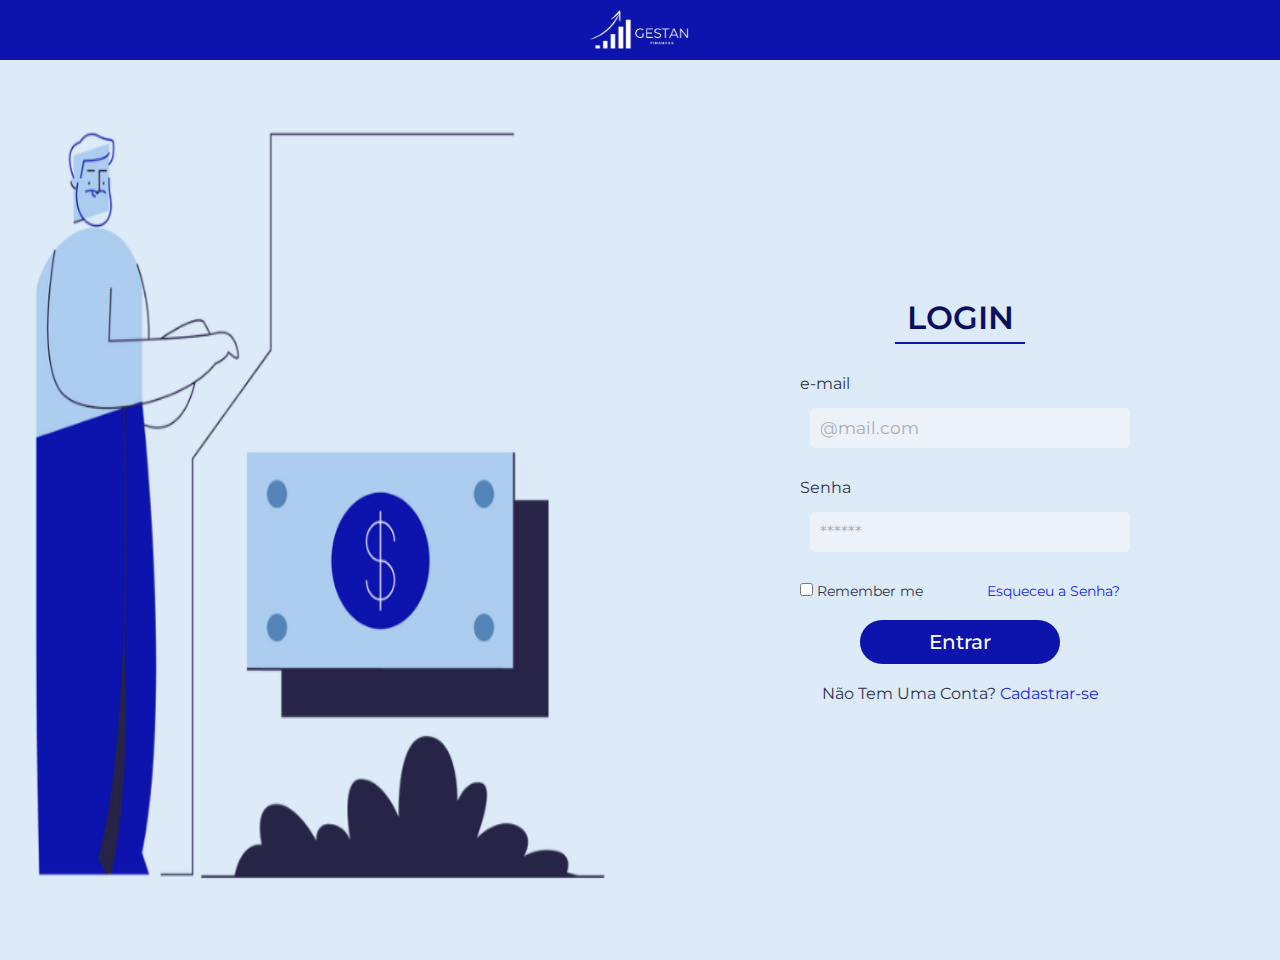
<file: index.html>
<!DOCTYPE html>
<html lang="pt-br">

<head>
    <meta charset="UTF-8">
    <meta http-equiv="X-UA-Compatible" content="IE=edge">
    <meta name="viewport" content="width=device-width, initial-scale=1.0">
    <!-- Link CSS -->
    <link rel="stylesheet" href="estilos/style.css">
    <title>Tela De Login</title>
</head>

<body>
    <!-- cabeçalho -->
    <div class="logo">
        <img src="img/tentativa2.jpg" alt="logo">
    </div>
     <!-- Imagem -->
    <div class="container-login">
        <div class="img-box">
           <img src="img/tentativa1.png" alt="Cara no banco">
        </div>
         <!-- Formulario de login -->
        <div class="content-box">
            <div class="form-box">
                <h2>Login</h2>
                <div class="line"></div>
                <form>
                    <div class="input-box">
                        <span>e-mail</span>
                        <input type="email" placeholder="@mail.com">
                    </div>

                    <div class="input-box">
                        <span>Senha</span>
                        <input type="password" placeholder="******">
                    </div>

                    <div class="remember">
                        <label>
                            <input type="checkbox"> Remember me
                        </label>
                        <a href="#">Esqueceu a Senha?</a>
                    </div>

                    <div class="input-box">
                        <input type="submit" value="Entrar">
                    </div>

                    <div class="input-box">
                       <p>Não Tem Uma Conta? <a href="cadastro.html">Cadastrar-se</a></p>
                    </div>
                </form>
            </div>
        </div>
    </div>
</body>

</html>
</file>
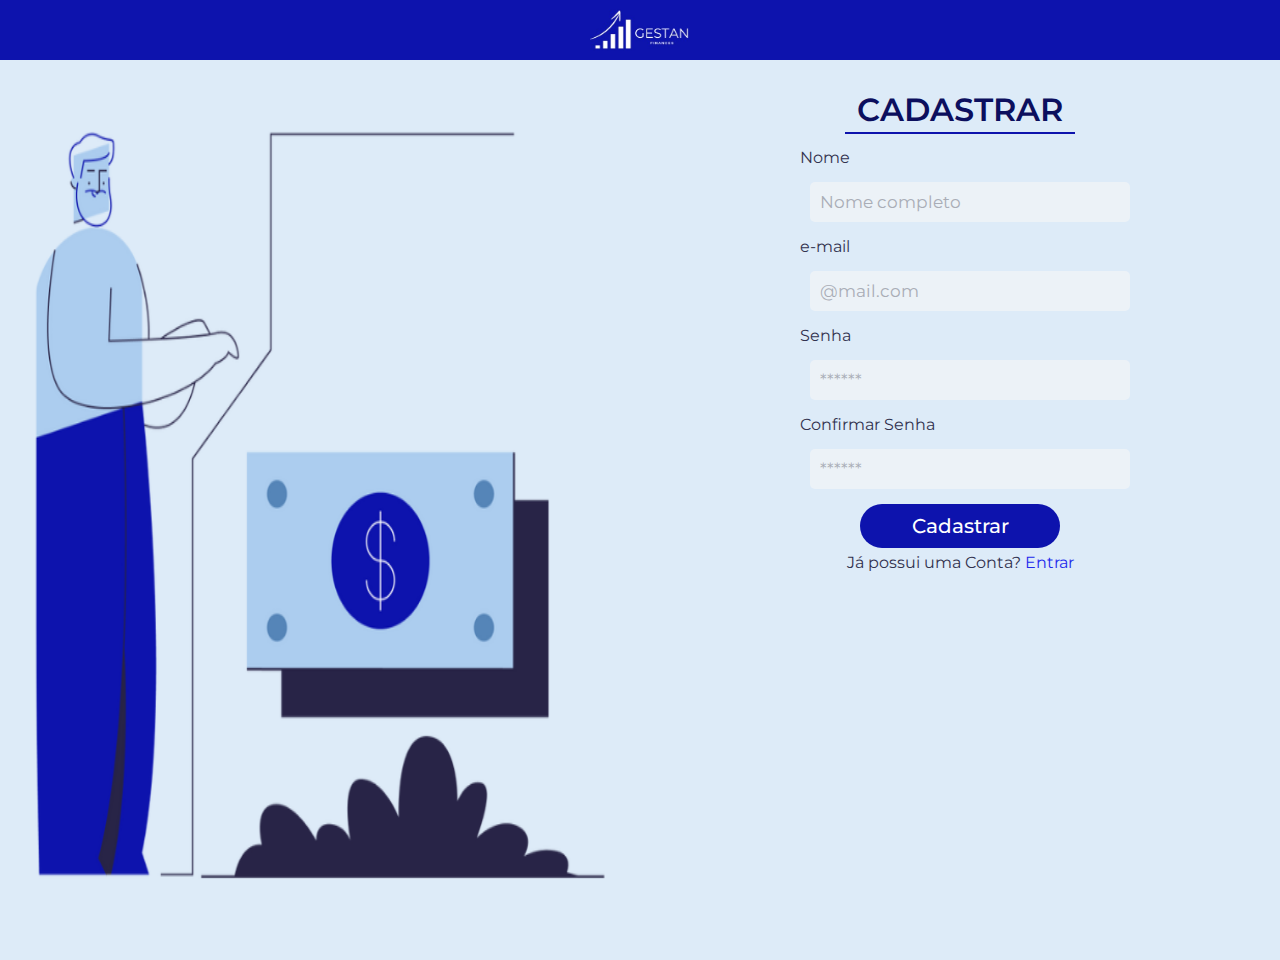
<file: cadastro.html>
<!DOCTYPE html>
<html lang="pt-br">

<head>
    <meta charset="UTF-8">
    <meta http-equiv="X-UA-Compatible" content="IE=edge">
    <meta name="viewport" content="width=device-width, initial-scale=1.0">
    <!-- Link CSS -->
    <link rel="stylesheet" href="estilos/cadastro.css">
    <title>Tela de Cadastro</title>
</head>

<body>
     <!-- cabeçalho -->
    <div class="logo">
        <img src="img/tentativa2.jpg" alt="logo">
    </div>
     <!-- Imagem -->
    <div class="container-cadas">
        <div class="img-box">
           <img src="img/tentativa1.png" alt="Cara no banco">
        </div>
         <!-- Form Cadastro -->
        <div class="content-box">
            <div class="form-box">
                <h2>Cadastrar</h2>
                <div class="line"></div>
                <form>
                    <div class="input-box">
                        <span>Nome</span>
                        <input type="text" placeholder="Nome completo">
                    </div>
                    <div class="input-box">
                        <span>e-mail</span>
                        <input type="email" placeholder="@mail.com">
                    </div>

                    <div class="input-box">
                        <span>Senha</span>
                        <input type="password" placeholder="******">
                    </div>

                   <div class="input-box">
                        <span>Confirmar Senha</span>
                        <input type="password" placeholder="******">
                    </div>
                     <!-- Botão de cadastrar-->
                    <div class="input-box">
                        <input type="submit" value="Cadastrar">
                    </div>

                    <div class="input-box">
                       <p>Já possui uma Conta? <a href="index.html">Entrar</a></p>
                    </div>
                </form>
            </div>
        </div>
    </div>
</body>

</html>
</file>
<file: estilos/style.css>
@charset "UTF-8";
@import url('https://fonts.googleapis.com/css2?family=Montserrat:ital,wght@0,100..900;1,100..900&display=swap');

:root{
    --font-corpo: 'Montserrat',cursive;
}
* {
    margin: 0;
    padding: 0;
    box-sizing: border-box;
    font-family: var(--font-corpo);
}
body{
    background-color: #DDEBF8;
    overflow: hidden;
}

.logo{
    position: relative;
    height: 50px;
    background-color: #0D13AD;
    padding: 30px;
    
}
.logo > img{
    position: absolute;
    top: 50%;
    left: 50%;
    transform: translate(-50%,-50%);
    width: 100px;
    height: auto;
    
}
.container-login {
    position: relative;
    width: 100%;
    height: 100vh;
    display: flex;
}

.img-box {
    width: 50%;
    height: 100%;
    background-color: #DDEBF8;
    padding: 20px;
    padding-bottom: 30px;
}

.img-box img {
    width: 100%;
    height: 100%;
}

.content-box {
    display: flex;
    justify-content: center;
    align-items: center;
    width: 50%;
    height: 100%;
}

.content-box .form-box {
    width: 50%; 
}

.content-box .form-box h2 {
    color:#0c0f5e;
    font-weight: 600;
    font-size: 2em;
    text-transform: uppercase;
    padding-bottom: 5px;
    text-align: center;
}
.line{
    display: block;
    width: 130px;
    height: 2px;
    background-color: #0D13AD;
    margin: auto;
    margin-bottom: 30px;
}

.content-box .form-box .input-box {
    margin-bottom: 20px;
}

.content-box .form-box .input-box input {
    width: 100%;
    padding: 10px;
    margin: 10px;
    outline: none;
    font-weight: 400;
    border: none;
    font-size: 17px;
    color: #32324f;
    background-color: #ecf2f7;
    border-radius: 5px;
}

.content-box .form-box .input-box span {
    font-size: 16px;
    margin-bottom: 5px;
    display: inline-block;
    color: #32324f;
    font-weight: 400;
}

.content-box .form-box .input-box input::placeholder {
    color: #a9adb6;
}

.content-box .form-box .input-box input[type=submit] {
    display: block;
    background: #0D13AD;
    color: #fff;
    outline: none;
    border: none;
    border-radius: 40px;
    font-weight: 500;
    cursor: pointer;
    font-size: 20px;
    width: 200px;
    margin: auto;
    transition: 0.3s;
}

.content-box .form-box .input-box input[type=submit]:hover {
    background: #2329ec;
}

.content-box .form-box .remember{
    margin-bottom: 20px;
    color: #32324f;
    font-weight: 400;
    font-size: 14px;
    cursor: pointer;
    display: flex;
    justify-content: space-between;
}
.content-box .form-box .remember a{
    text-decoration: none;
    color: #2329ec;
}
.content-box .form-box .remember a:hover{
    color: #0D13AD;
}

.content-box .form-box .input-box p {
    color: #32324f;
    text-align: center;
}
.content-box .form-box .input-box p a{
    color: #2329ec;
    text-decoration: none;
}

.content-box .form-box .input-box p a:hover{
    color: #0D13AD;
    text-decoration: underline;
}

@media (max-width:868px) {
    .container-login .img-box{
        display: none;
    }
    .container-login .content-box{
        width: 100%;
    }
    .container-login .content-box .form-box{
        width: 100%;
        padding: 40px;
        background: #DDEBF8;
        margin: 50px;
    } 
    .container-login .content-box .form-box h3{
        margin: 30px 0 10px;
    } 
}
@media (max-width:500px) {
    .container-login .content-box .form-box .remember{
        flex-wrap: wrap;
    }
    .container-login .content-box .form-box .remember a{
        margin-top: 20px;
    }
    
}
</file>
<file: estilos/cadastro.css>
@charset "UTF-8";
@import url('https://fonts.googleapis.com/css2?family=Montserrat:ital,wght@0,100..900;1,100..900&display=swap');

:root{
    --font-corpo: 'Montserrat',arial;
}
* {
    margin: 0;
    padding: 0;
    box-sizing: border-box;
    font-family: var(--font-corpo);
}
body{
    background-color: #DDEBF8;
    overflow: hidden;
}

.logo{
    position: relative;
    height: 50px;
    background-color: #0D13AD;
    padding: 30px;
    
}
.logo > img{
    position: absolute;
    top: 50%;
    left: 50%;
    transform: translate(-50%,-50%);
    width: 100px;
    height: auto;
    
}
.container-cadas {
    position: relative;
    width: 100%;
    height: 100vh;
    display: flex;
}

.img-box {
    width: 50%;
    height: 100%;
    background-color: #DDEBF8;
    padding: 20px;
    padding-bottom: 30px;
}

.img-box img {
    width: 100%;
    height: 100%;
}

.content-box {
    display: flex;
    justify-content: center;
    align-items: flex-start; 
    width: 50%;
    height: calc(100vh - 130px); 
    margin-top: 20px; 
    padding-top: 10px;
    box-sizing: border-box;
}


.content-box .form-box {
    width: 50%; 
}

.content-box .form-box h2 {
    color:#0c0f5e;
    font-weight: 600;
    font-size: 2em;
    text-transform: uppercase;
    padding-bottom: 3px; /**/
    text-align: center;
}
.line{
    display: block;
    width: 230px;
    height: 2px;
    background-color: #0D13AD;
    margin: auto;
    margin-bottom: 14px;
}

.content-box .form-box .input-box {
    margin-bottom: 5px;
}

.content-box .form-box .input-box input {
    width: 100%;
    padding: 10px;
    margin: 10px;
    outline: none;
    font-weight: 400;
    border: none;
    font-size: 17px;
    color: #32324f;
    background-color: #ecf2f7;
    border-radius: 5px;
}

.content-box .form-box .input-box span {
    font-size: 16px;
    margin-bottom: 5px;
    display: inline-block;
    color: #32324f;
    font-weight: 400;
}

.content-box .form-box .input-box input::placeholder {
    color: #a9adb6;
}

.content-box .form-box .input-box input[type=submit] {
    display: block;
    background: #0D13AD;
    color: #fff;
    outline: none;
    border: none;
    border-radius: 40px;
    font-weight: 500;
    cursor: pointer;
    font-size: 20px;
    width: 200px;
    margin: auto;
    transition: 0.3s;
}

.content-box .form-box .input-box input[type=submit]:hover {
    background: #2329ec;
}


.content-box .form-box .input-box p {
    color: #32324f;
    margin-top: 5px;
    text-align: center;
}
.content-box .form-box .input-box p a{
    color: #2329ec;
    text-decoration: none;
}

.content-box .form-box .input-box p a:hover{
    color: #0D13AD;
    text-decoration: underline;
}

@media (max-width:868px) {
    .container-cadas .img-box{
        display: none;
    }
    .container-cadas .content-box{
        width: 100%;
    }
    .container-cadas .content-box .form-box{
        width: 100%;
        padding: 40px;
        background: #DDEBF8;
        margin: 50px;
    } 
    .container-cadas .content-box .form-box h3{
        margin: 30px 0 10px;
    } 
}
@media (max-width:500px) {
    .container-cadas .content-box .form-box .remember{
        flex-wrap: wrap;
    }
    .container-cadas .content-box .form-box .remember a{
        margin-top: 20px;
    }
    
}
</file>
